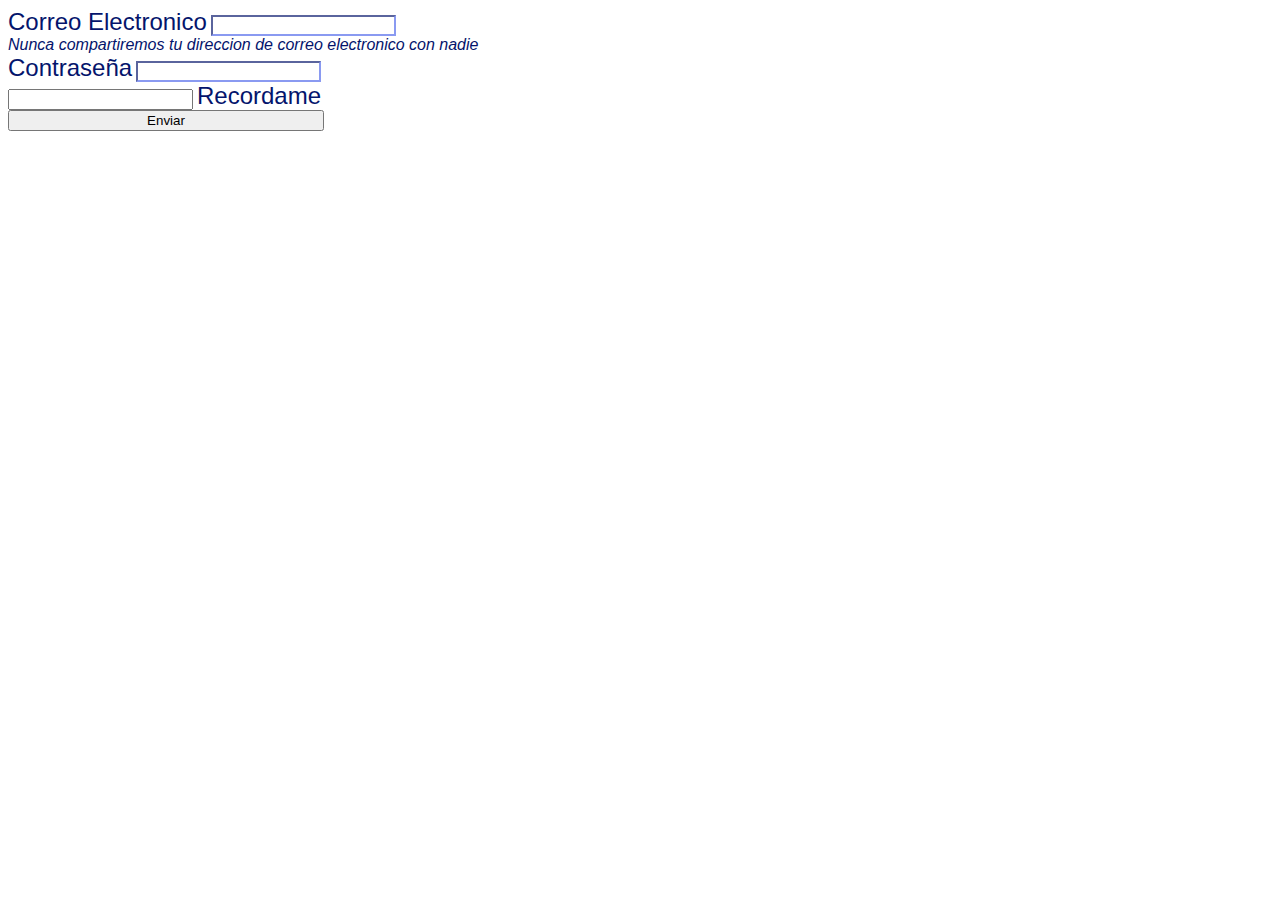
<file: Ejercicio 1/index.html>
<!DOCTYPE html>
<html lang="en">
<head>
    <meta charset="UTF-8">
    <meta name="viewport" content="width=device-width, initial-scale=1.0">
    <title>Ejercicio 1</title>
    <link href="https://cdn.jsdelivr.net/npm/bootstrap@5.0.2/dist/css/bootstrap.min.css" rel="stylesheet" integrity="sha384-EVSTQN3/azprG1Anm3QDgpJLIm9Nao0Yz1ztcQTwFspd3yD65VohhpuuCOmLASjC" crossorigin="anonymous">
    <link href="assets/css/style.css" rel="stylesheet">
</head>
<body>
    <div class="container d-flex justify-content-center align-items-center mt-5">
        <div class="row col-7 col-sm-7">
            <div class="mb-3">
                <label for="formInputEmail" class="form-label titulo-form">Correo Electronico</label>
                <input type="text" class="form-control lineas-form" id="formInputEmail">
                <div class="form-text info-form">Nunca compartiremos tu direccion de correo electronico con nadie</div>
            </div>
            <div class="mb-3">
                <label for="formInputPassword" class="form-label titulo-form">Contraseña</label>
                <input type="password" class="form-control lineas-form" id="formInputPassword">
            </div>
            <div class="mb-3">
                <input type="formCheckRecordar" class="form-check-input">
                <label class="form-check-label texto-recordarme" for="formCheckRecordar">Recordame</label>
            </div>
            <button type="submit" class="btn-custom btn btn-primary">Enviar</button>
        </div>
    </div>
</body>
</html>
</file>
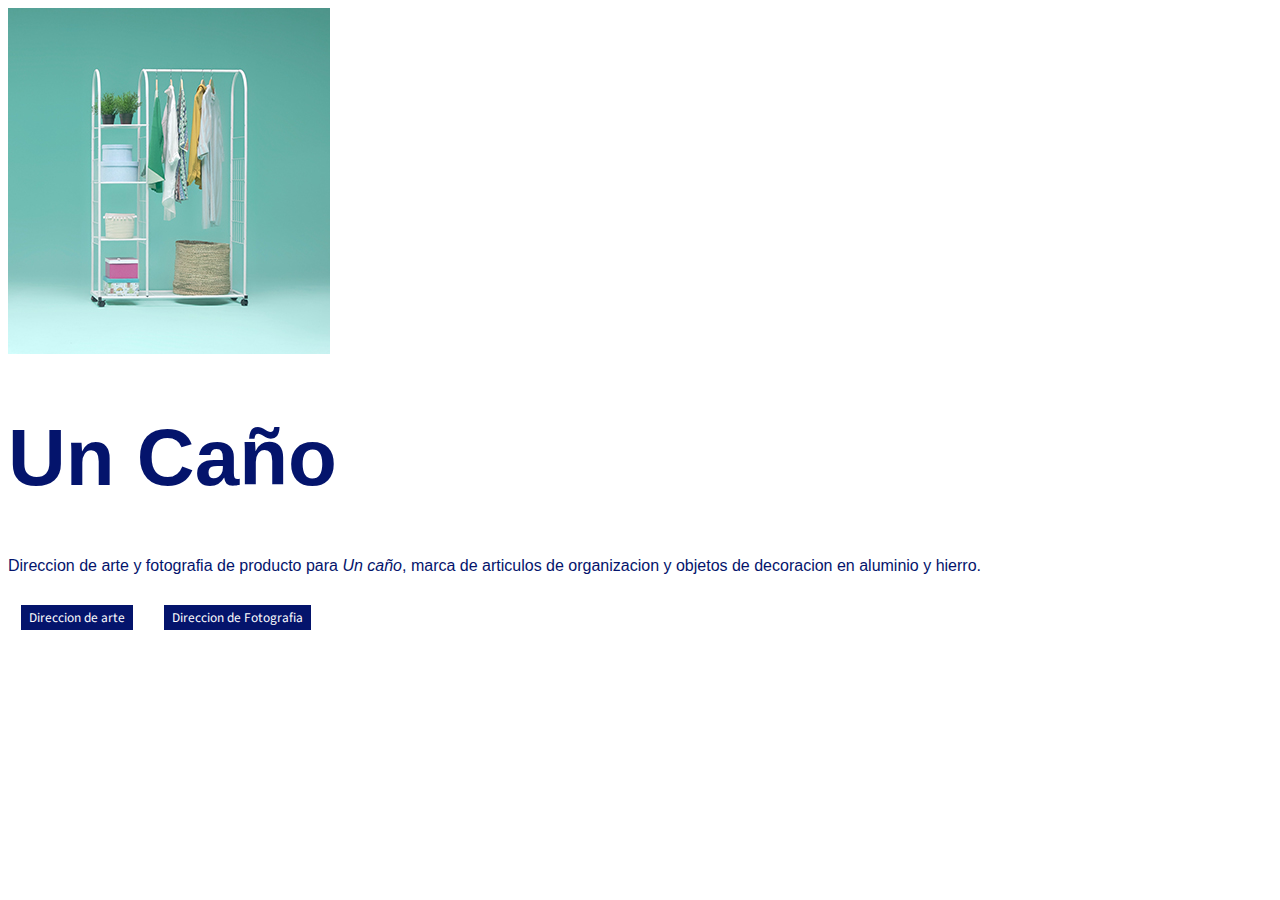
<file: Ejercicio 2/index.html>
<!DOCTYPE html>
<html lang="en">
<head>
    <meta charset="UTF-8">
    <meta name="viewport" content="width=device-width, initial-scale=1.0">
    <title>Ejercicio 2</title>
    <link href="https://cdn.jsdelivr.net/npm/bootstrap@5.0.2/dist/css/bootstrap.min.css" rel="stylesheet" integrity="sha384-EVSTQN3/azprG1Anm3QDgpJLIm9Nao0Yz1ztcQTwFspd3yD65VohhpuuCOmLASjC" crossorigin="anonymous">
    <link href="assets/css/style.css" rel="stylesheet">
</head>
<body>
    <div class="d-flex justify-content-center align-items-center mt-5">
        <div class="row">
            <div class="p-2 col-lg-4 col-sm-12">
                <img src="./assets/images/uncanio.jpg" class="img-fluid">
            </div>
            <div class="p-5 col-lg-8 col-sm-12 d-flex align-items-center">
                <div class="d-flex flex-column">
                    <h1 class="titulo">
                        Un Caño
                    </h1>
                    <p class="descripcion">
                        Direccion de arte y fotografia de producto para <i>Un caño</i>, marca de articulos de organizacion y objetos de decoracion en aluminio y hierro.
                    </p>

                    <div class="d-flex">
                        <button class="btn-custom">Direccion de arte</button>
                        <button class="btn-custom">Direccion de Fotografia</button>
                    </div>
                </div>
            </div>
        </div>
    </div>
</body>
</html>
</file>
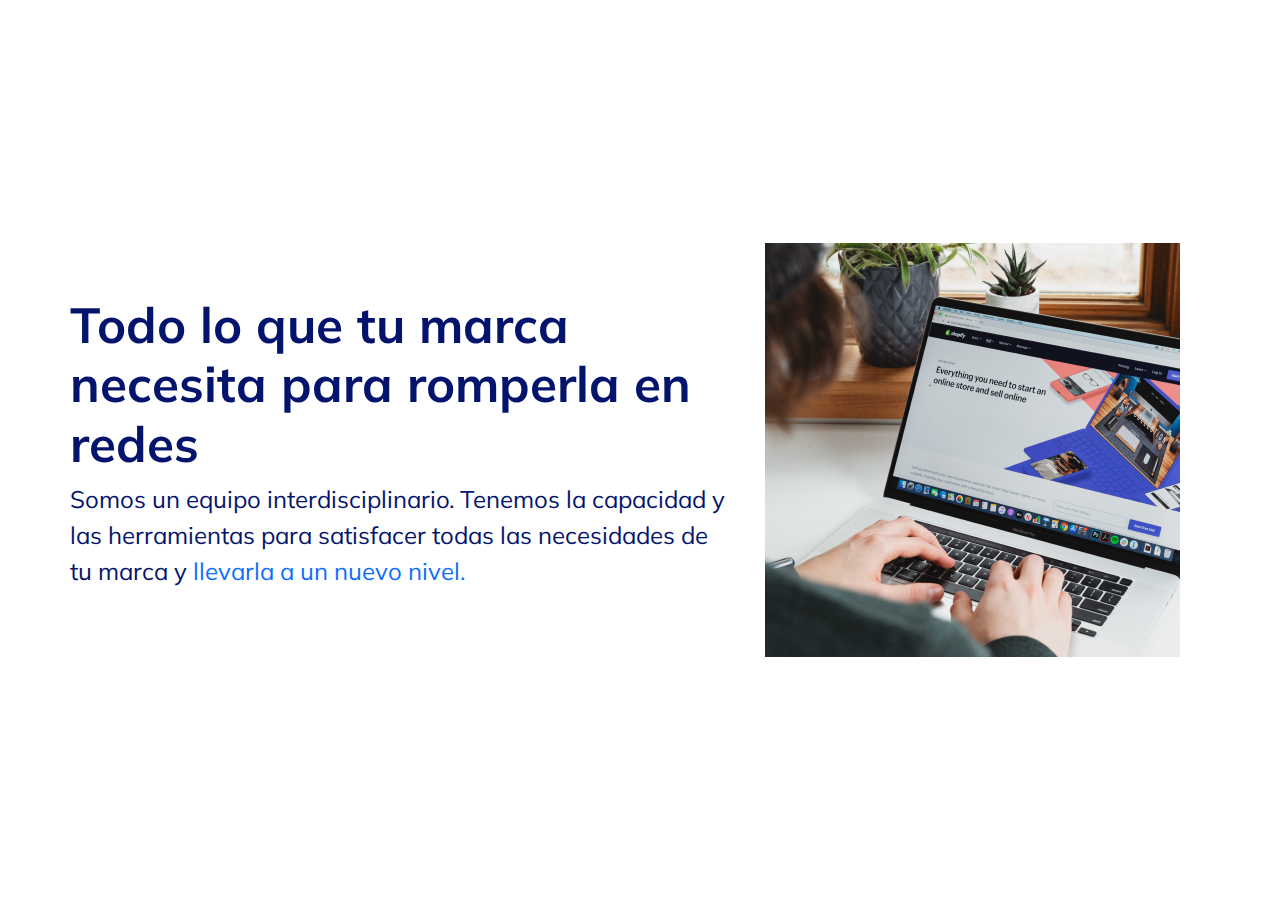
<file: M2/Ejercicio 2/index.html>
<!doctype html>
<html lang="es">
<head>
  <!-- Required meta tags -->
  <meta charset="utf-8">
  <meta name="viewport" content="width=device-width, initial-scale=1">

  <!-- Bootstrap CSS -->
  <link href="https://cdn.jsdelivr.net/npm/bootstrap@5.0.0-beta1/dist/css/bootstrap.min.css" rel="stylesheet">
  <link rel="stylesheet" href="https://fonts.googleapis.com/css2?family=Mulish:wght@400;700&display=swap">
  <link rel="stylesheet" href="./css/styles.css">
  <title>Tu Página</title>
</head>
<body >
    <div class="container">
        <div class="row row-cols-1 row-cols-md-2 align-items-center vh-100" >
            <div class="col-12 col-md-7 p-sm-0 p-5 align-content-center">
                <h1>Todo lo que tu marca necesita para romperla en redes</h1>
                <p>Somos un equipo interdisciplinario. Tenemos la capacidad y las herramientas para satisfacer todas las necesidades de tu marca y <a href="#" class="sin-subrayado">llevarla a un nuevo nivel.</a></p>
            </div>
            <div class="col-md-5 d-flex justify-content-center">
              <img src="./assets/img/foto-compu.png" alt="Imagen descriptiva" class="img-fluid m-0">
            </div>
        </div>
    </div>
    <script src="https://cdn.jsdelivr.net/npm/bootstrap@5.0.0-beta1/dist/js/bootstrap.bundle.min.js"></script>
</body>
</html>
</file>
<file: Ejercicio 1/assets/css/style.css>
@import url(https://fonts.google.com/share?selection.family=Mulish:ital,wght@0,400;0,700;1,400);

.titulo-form {
    font-family: 'Mulish', sans-serif;
    font-weight: 400;
    font-size: 1.5em;
    color: #04146c;
}

.info-form{
    font-family: 'Mulish', sans-serif;
    font-style: italic;
    font-size: 1em;
    color: #04146c;
}

.lineas-form{
    border-color: #8a9af1;
}

.texto-recordarme{
    font-family: 'Mulish', sans-serif;
    font-size: 1.5em;
    color: #04146c;
}

.btn-custom{
    width: 25%;
}
</file>
<file: Ejercicio 2/assets/css/style.css>
@import url(https://fonts.google.com/share?selection.family=Mulish:ital,wght@0,400;0,700;1,400);
@import url('https://fonts.googleapis.com/css2?family=Source+Sans+3&display=swap');

.titulo {
    font-family: 'Mulish', sans-serif;
    font-weight: bold;
    font-size: 5em;
    color: #04146c;
}

.descripcion {
    font-family: 'Mulish', sans-serif;
    font-size: 1.3;
    color: #04146c;
}

.btn-custom {
    font-family: 'Source Sans 3', sans-serif;
    border-color: transparent;
    color: white;
    background-color: #04146c;
    margin: 1em;
}
</file>
<file: M2/Ejercicio 2/css/styles.css>
body {
    font-family: 'Mulish', sans-serif;
}

h1{
    font-size: 37pt;
    color: #04146c;
    font-weight: bold;
}

p{
    font-size: 18pt;
    color: #04146c;
}

.sin-subrayado{
    text-decoration: none;
}

@media (min-width: 768px) {
    .img-md {
      width: 80% !important;
    }
  }
</file>
